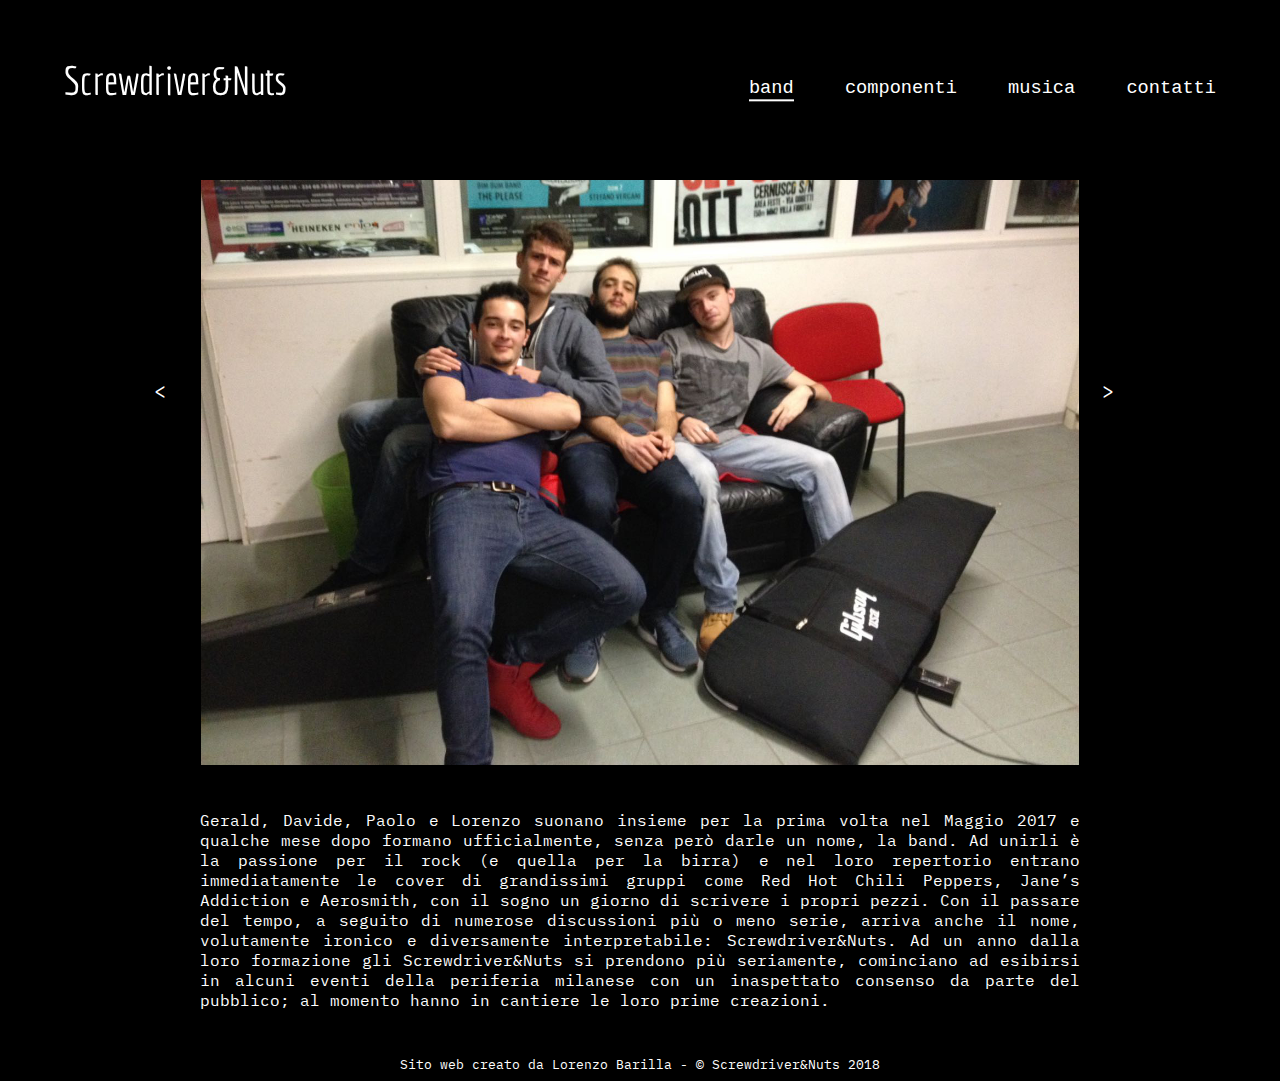
<file: band.html>
<html>
    <head>
        <title>La Band</title>
        <link rel="stylesheet" href="style.css">
        <link href="https://fonts.googleapis.com/css?family=IBM+Plex+Mono|Economica:700" rel="stylesheet"> 
        <script src="jquery.min.js"></script>
        <meta charset="utf-8" />
    </head>
    
    <body>
        <div id="menu">
            <ul>
                <li class="vocemenu"><a href="contatti.html">contatti</a></li>
                <li class="vocemenu"><a href="musica.html">musica</a></li>
                <li class="vocemenu"><a href="componenti.html">componenti</a></li>
                <li class="vocemenu vocemenu-paginacorrente"><a href="band.html">band</a></li>
            </ul>
            <h1 class="titolo"><a href="index.html">Screwdriver&Nuts</a></h1>
        </div>
        
        <div class="paragrafo-band paragrafo-primo">
            <div id="bandgallery">
                <div id="freccia-sx" class="freccia" style="text-align: left;"><p style="user-select: none; pointer-events: none; font-size: 15pt;"><</p></div>
                <div id="freccia-dx" class="freccia" style="text-align: right;"><p style="user-select: none; pointer-events: none; font-size: 15pt;">></p></div>
                <img id="foto1" src="img/band1.jpg" class="img-band">
                <img id="foto2" src="img/band2.jpg" class="img-band galleria0">
                <img id="foto3" src="img/band3.jpg" class="img-band galleria0">
                <img id="foto4" src="img/band4.jpg" class="img-band galleria0">
                <img id="foto5" src="img/band5.jpg" class="img-band galleria0">
            </div>
            
            <script>
                
                stato = 1;
                
                function galleryavanti()  {
                    if (stato == 1) {
                       ($("#foto1").addClass("galleria0"));
                       ($("#foto2").removeClass("galleria0"));
                        stato = 2
                    }
                    else if (stato == 2) {
                       ($("#foto2").addClass("galleria0"));
                       ($("#foto3").removeClass("galleria0"));
                         stato = 3
                    }
                    else if (stato == 3) {
                        ($("#foto3").addClass("galleria0"));
                        ($("#foto4").removeClass("galleria0"));
                         stato = 4
                    }
                    else if (stato == 4) {
                        ($("#foto4").addClass("galleria0"));
                        ($("#foto5").removeClass("galleria0"));
                         stato = 5
                    }
                    else if (stato == 5) {
                        ($("#foto5").addClass("galleria0"));
                        ($("#foto1").removeClass("galleria0"));
                        stato = 1
                    }                              
                }
                
                function galleryindietro()  {
                    if (stato == 1) {
                       ($("#foto1").addClass("galleria0"));
                       ($("#foto5").removeClass("galleria0"));
                         stato = 5
                    }
                    else if (stato == 5) {
                       ($("#foto5").addClass("galleria0"));
                       ($("#foto4").removeClass("galleria0"));
                         stato = 4
                    }
                    else if (stato == 4) {
                        ($("#foto4").addClass("galleria0"));
                        ($("#foto3").removeClass("galleria0"));
                         stato = 3
                    }
                    else if (stato == 3) {
                        ($("#foto3").addClass("galleria0"));
                        ($("#foto2").removeClass("galleria0"));
                         stato = 2
                    }
                    else if (stato == 2) {
                        ($("#foto2").addClass("galleria0"));
                        ($("#foto1").removeClass("galleria0"));
                         stato = 1
                    }       
                }
                
                frecciadx = document.getElementById("freccia-dx");
                frecciasx = document.getElementById("freccia-sx");

                frecciadx.onclick = galleryavanti;
                frecciasx.onclick = galleryindietro;
  
            </script>
            </div>
            
            <p class="paragrafo-band">Gerald, Davide, Paolo e Lorenzo suonano insieme per la prima volta nel Maggio 2017 e qualche mese dopo formano ufficialmente, senza però darle un nome, la band. Ad unirli è la passione per il rock (e quella per la birra) e nel loro repertorio entrano immediatamente le cover di grandissimi gruppi come Red Hot Chili Peppers, Jane’s Addiction e Aerosmith, con il sogno un giorno di scrivere i propri pezzi. Con il passare del tempo, a seguito di numerose discussioni più o meno serie, arriva anche il nome, volutamente ironico e diversamente interpretabile: Screwdriver&Nuts. Ad un anno dalla loro formazione gli Screwdriver&Nuts si prendono più seriamente, cominciano ad esibirsi in alcuni eventi della periferia milanese con un inaspettato consenso da parte del pubblico; al momento hanno in cantiere le loro prime creazioni.
            </p>
        
        
        <footer class="footer">Sito web creato da Lorenzo Barilla - © Screwdriver&Nuts 2018</footer>
    </body>
</html>
</file>
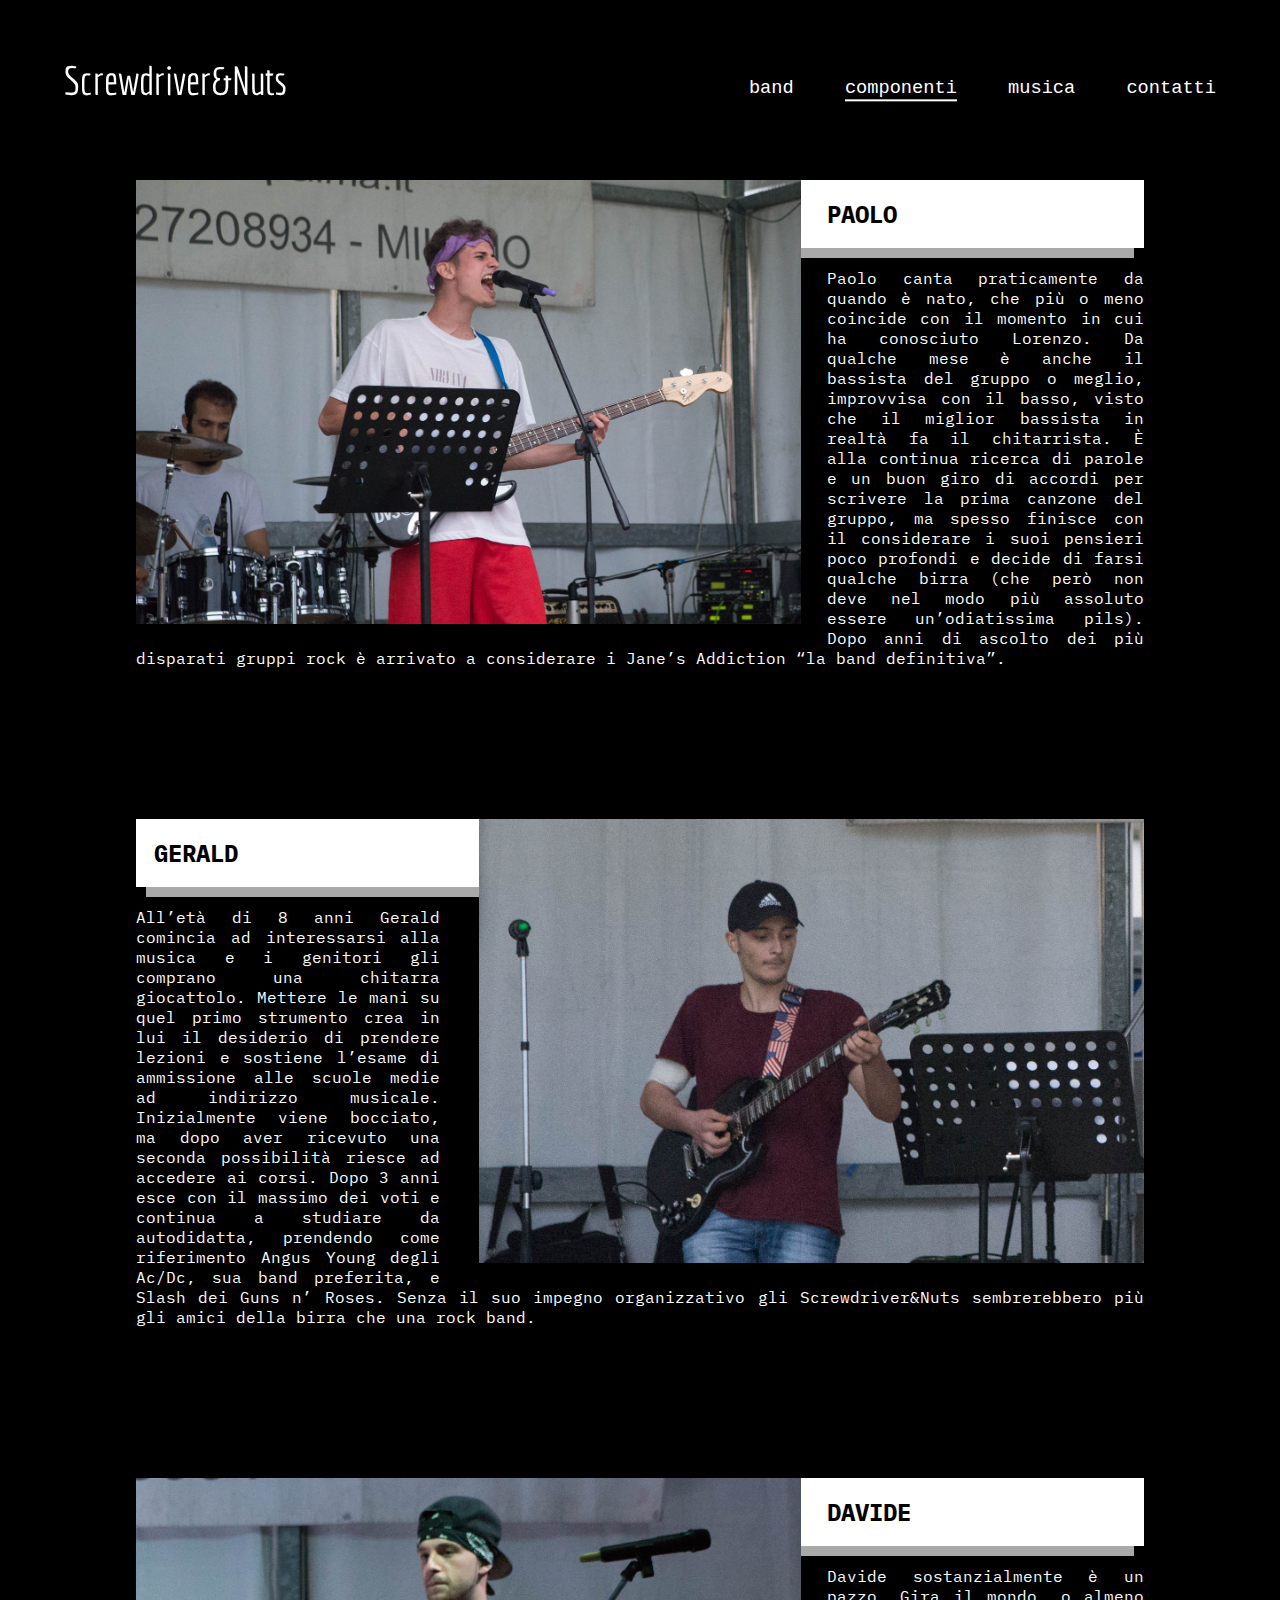
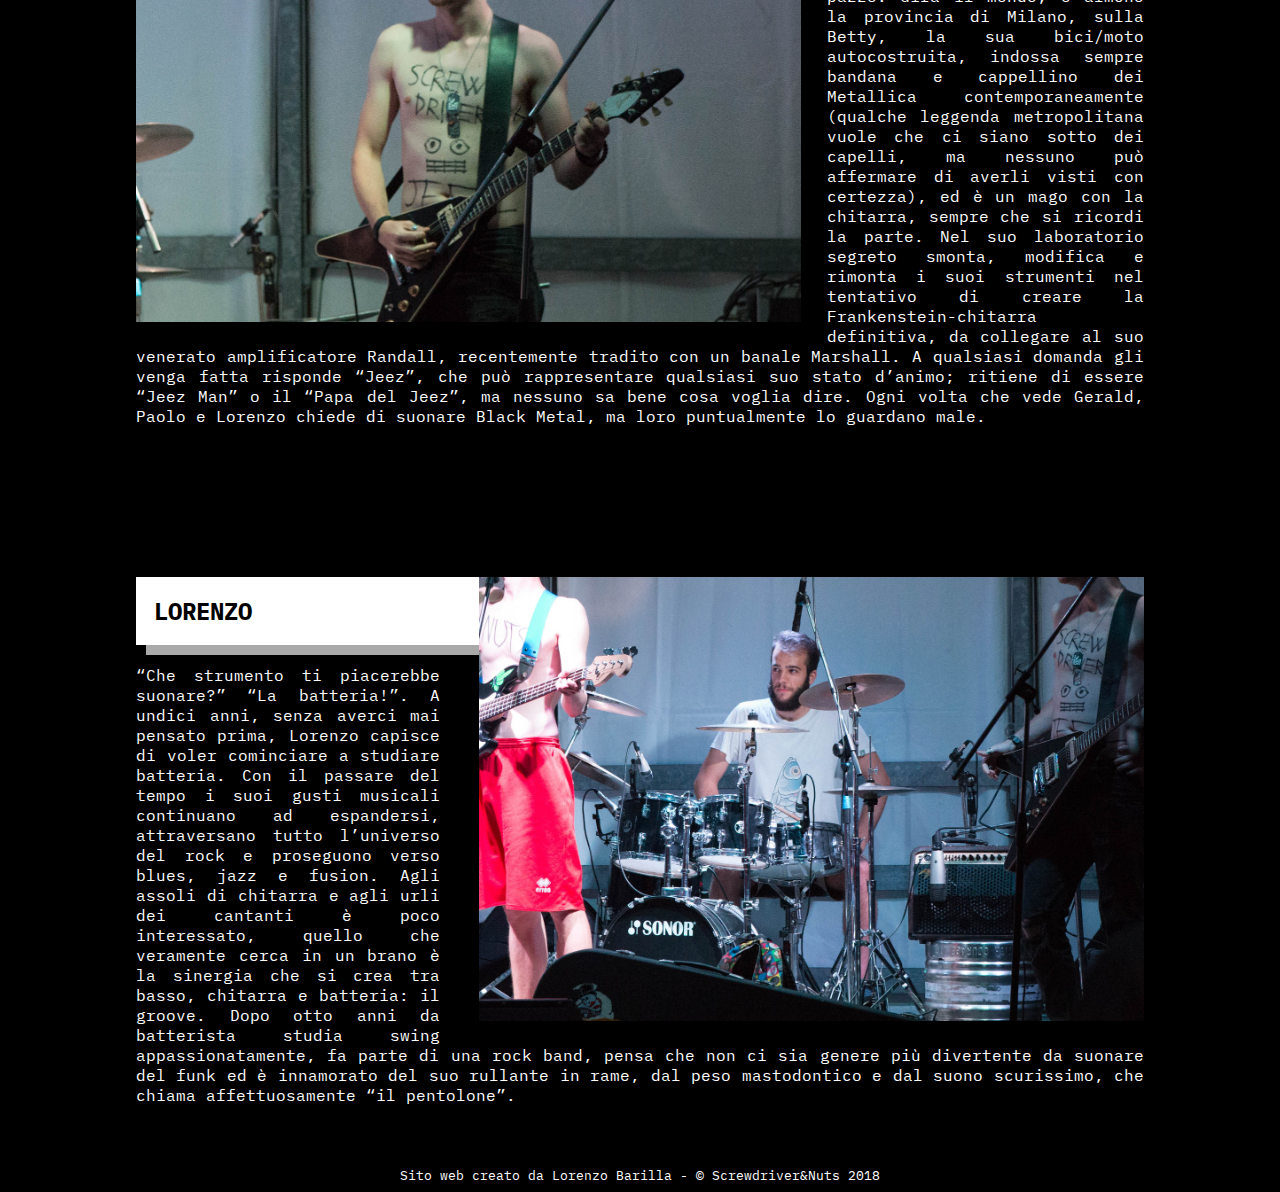
<file: componenti.html>
<html>
    <head>
        <title>I componenti</title>
        <link rel="stylesheet" href="style.css">
        <link href="https://fonts.googleapis.com/css?family=IBM+Plex+Mono|Economica:700" rel="stylesheet"> 
        <script src="jquery.min.js"></script>
        <meta charset="utf-8" />
    </head>
    
    <body>
        <div id="menu">
            <ul>
                <li class="vocemenu"><a href="contatti.html">contatti</a></li>
                <li class="vocemenu"><a href="musica.html">musica</a></li>
                <li class="vocemenu vocemenu-paginacorrente"><a href="componenti.html">componenti</a></li>
                <li class="vocemenu"><a href="band.html">band</a></li>
            </ul>
            <h1 class="titolo"><a href="index.html">Screwdriver&Nuts</a></h1>
        </div>
        
        <div class="paragrafo paragrafo-primo">
            <img src="img/paolo.jpg" class="paragrafo-img-componenti">
            <img class="paragrafo-img"><h2 class="nomecomponente">Paolo</h2><p>Paolo canta praticamente da quando è nato, che più o meno coincide con il momento in cui ha conosciuto Lorenzo. Da qualche mese è anche il bassista del gruppo o meglio, improvvisa con il basso, visto che il miglior bassista in realtà fa il chitarrista. È alla continua ricerca di parole e un buon giro di accordi per scrivere la prima canzone del gruppo, ma spesso finisce con il considerare i suoi pensieri poco profondi e decide di farsi qualche birra (che però non deve nel modo più assoluto essere un’odiatissima pils). Dopo anni di ascolto dei più disparati gruppi rock è arrivato a considerare i Jane’s Addiction “la band definitiva”.
            </p>
        </div>
        
        <div class="paragrafo">
            <img src="img/gerald.jpg" class="paragrafo-img-componenti paragrafo-img-dx">
            <img class="paragrafo-img"><h2 class="nomecomponente nomecomponente2">Gerald</h2><p>All’età di 8 anni Gerald comincia ad interessarsi alla musica e i genitori gli comprano una chitarra giocattolo. Mettere le mani su quel primo strumento crea in lui il desiderio di prendere lezioni e sostiene l’esame di ammissione alle scuole medie ad indirizzo musicale. Inizialmente viene bocciato, ma dopo aver ricevuto una seconda possibilità riesce ad accedere ai corsi. Dopo 3 anni esce con il massimo dei voti e continua a studiare da autodidatta, prendendo come riferimento Angus Young degli Ac/Dc, sua band preferita, e Slash dei Guns n’ Roses. Senza il suo impegno organizzativo gli Screwdriver&Nuts sembrerebbero più gli amici della birra che una rock band. 
            </p>
        </div>
        
        <div class="paragrafo">
            <img src="img/davide.jpg" class="paragrafo-img-componenti">
            <img class="paragrafo-img"><h2 class="nomecomponente">Davide</h2><p>Davide sostanzialmente è un pazzo. Gira il mondo, o almeno la provincia di Milano, sulla Betty, la sua bici/moto autocostruita, indossa sempre bandana e cappellino dei Metallica contemporaneamente (qualche leggenda metropolitana vuole che ci siano sotto dei capelli, ma nessuno può affermare di averli visti con certezza), ed è un mago con la chitarra, sempre che si ricordi la parte. Nel suo laboratorio segreto smonta, modifica e rimonta i suoi strumenti nel tentativo di creare la Frankenstein-chitarra definitiva, da collegare al suo venerato amplificatore Randall, recentemente tradito con un banale Marshall. A qualsiasi domanda gli venga fatta risponde “Jeez”, che può rappresentare qualsiasi suo stato d’animo; ritiene di essere “Jeez Man” o il “Papa del Jeez”, ma nessuno sa bene cosa voglia dire. Ogni volta che vede Gerald, Paolo e Lorenzo chiede di suonare Black Metal, ma loro puntualmente lo guardano male.
            </p>
        </div>
        
        <div class="paragrafo paragrafo-ultimo">
            <img src="img/lorenzo.jpg" class="paragrafo-img-componenti paragrafo-img-dx">
            <img class="paragrafo-img"><h2 class="nomecomponente nomecomponente2">Lorenzo</h2><p>“Che strumento ti piacerebbe suonare?” “La batteria!”. A undici anni, senza averci mai pensato prima, Lorenzo capisce di voler cominciare a studiare batteria. Con il passare del tempo i suoi gusti musicali continuano ad espandersi, attraversano tutto l’universo del rock e proseguono verso blues, jazz e fusion. Agli assoli di chitarra e agli urli dei cantanti è poco interessato, quello che veramente cerca in un brano è la sinergia che si crea tra basso, chitarra e batteria: il groove. Dopo otto anni da batterista studia swing appassionatamente, fa parte di una rock band, pensa che non ci sia genere più divertente da suonare del funk ed è innamorato del suo rullante in rame, dal peso mastodontico e dal suono scurissimo, che chiama affettuosamente “il pentolone”.
            </p>
        </div>

        <footer class="footer">Sito web creato da Lorenzo Barilla - © Screwdriver&Nuts 2018</footer>
    </body>
</html>
</file>
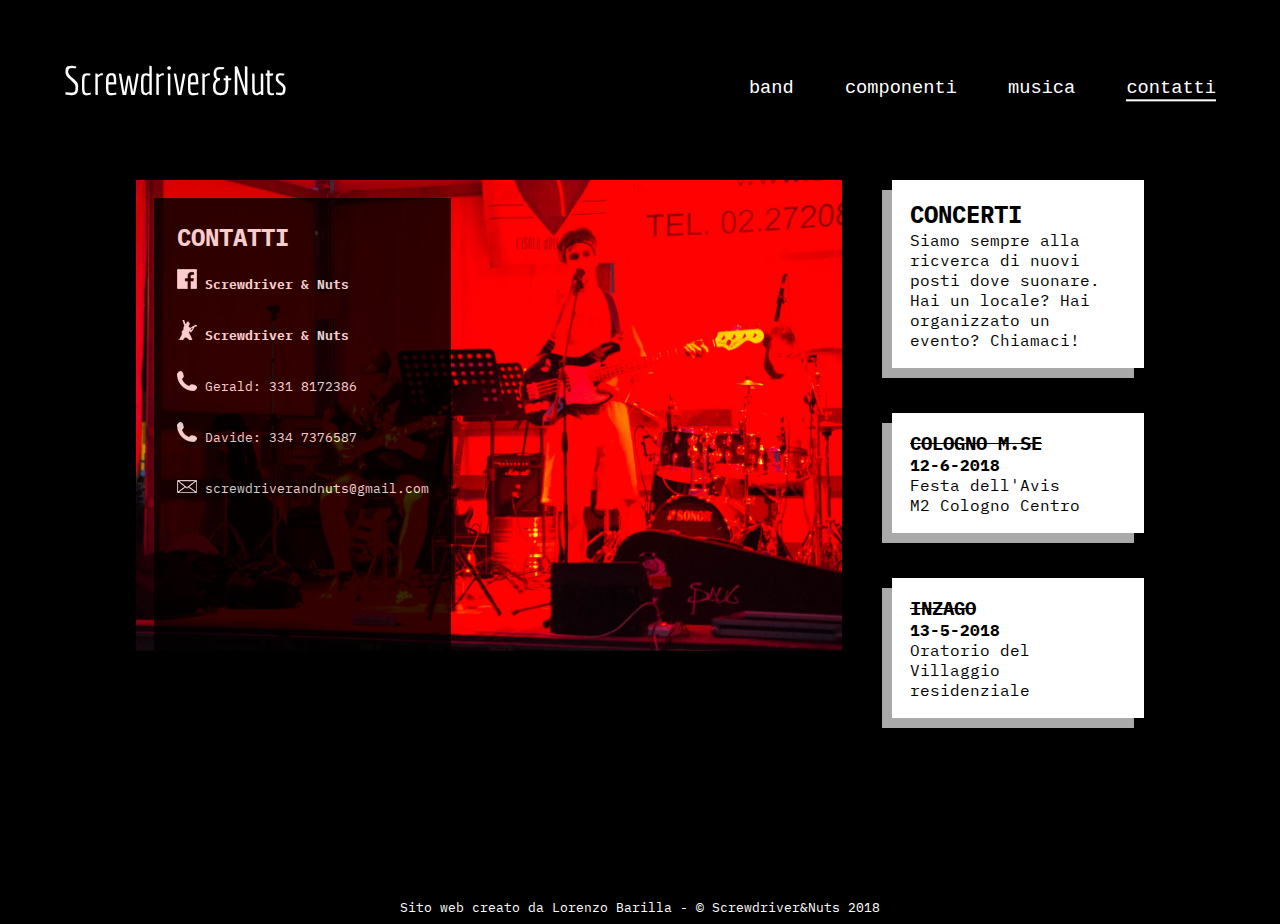
<file: contatti.html>
<html>
    <head>
        <title>Contatti</title>
        <link rel="stylesheet" href="style.css">
        <link href="https://fonts.googleapis.com/css?family=IBM+Plex+Mono|Economica:700" rel="stylesheet"> 
        <script src="jquery.min.js"></script>
        <meta charset="utf-8" />
    </head>
    
    <body>
        <div id="menu">
            <ul>
                <li class="vocemenu vocemenu-paginacorrente"><a href="contatti.html">contatti</a></li>
                <li class="vocemenu"><a href="musica.html">musica</a></li>
                <li class="vocemenu"><a href="componenti.html">componenti</a></li>
                <li class="vocemenu"><a href="band.html">band</a></li>
            </ul>
            <h1 class="titolo"><a href="index.html">Screwdriver&Nuts</a></h1>
        </div>
        
        
        <div class="paragrafo paragrafo-primo paragrafo contatti">
               
            <ul id="elencoconcerti">
                <li class="concerto"><h2 style="margin: 0;">CONCERTI</h2>Siamo sempre alla ricverca di nuovi posti dove suonare. Hai un locale? Hai organizzato un evento? Chiamaci!</li>
                <li class="concerto"><h3 style="margin: 0; text-decoration: line-through;">COLOGNO M.SE</h3><em>12-6-2018</em><br>Festa dell'Avis<br>M2 Cologno Centro</li>
                <li class="concerto"><h3 style="margin: 0; text-decoration: line-through;">INZAGO</h3><em>13-5-2018</em><br>Oratorio del Villaggio residenziale</li>
            </ul>
        
          <div id="boxcontatti">
            <img id="foto1" src="img/contatti.jpg" class="fotocontatti">

            <div id="contatti">
                <h2>CONTATTI</h2>
                <ul style="padding: 0;">
                <li class="fb vocicontatti"><a href="http://www.facebook.com/Scrrewdrivers.and.Nuts/"> Screwdriver & Nuts </a></li>
                <li class="v-m vocicontatti"><a href="http://www.villaggiomusicale.com/band/screwdrivers_and_nuts"> Screwdriver & Nuts </a></li>
                <li class="tel vocicontatti"> Gerald: 331 8172386</li>
                <li class="tel vocicontatti"> Davide: 334 7376587</li>
                <li class="mail vocicontatti"> screwdriverandnuts@gmail.com</li>
                </ul>
            </div>
              
            </div>
        </div>
        
        <footer class="footer" style="margin-top: 0vh;">Sito web creato da Lorenzo Barilla - © Screwdriver&Nuts 2018</footer>
    
    </body>
</html>
</file>
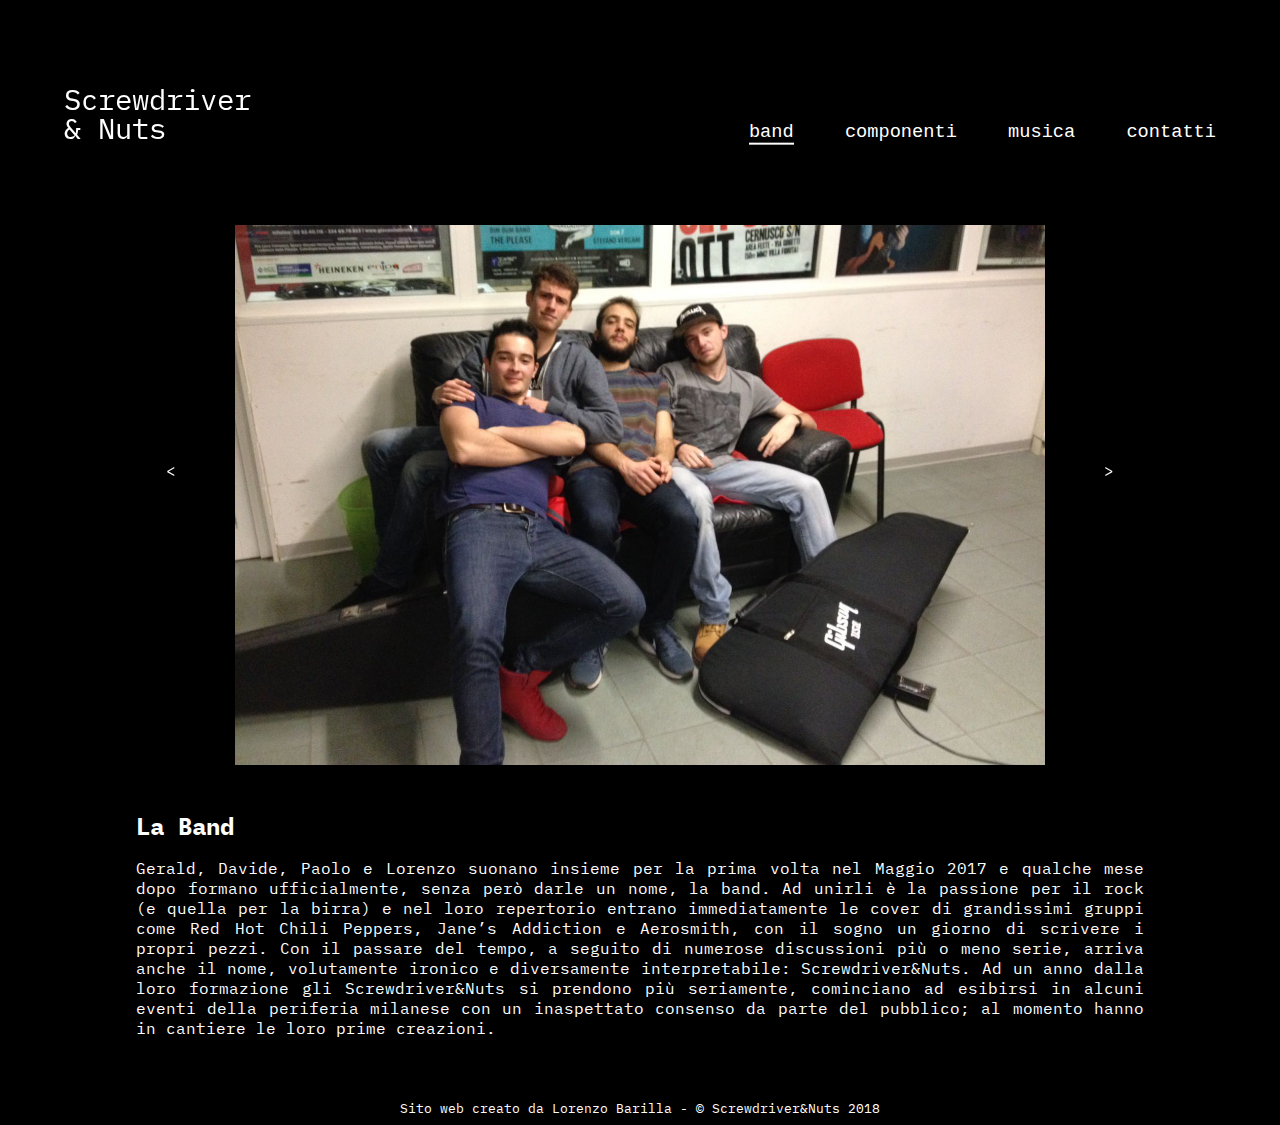
<file: old/band.html>
<html>
    <head>
        <title>La Band</title>
        <link rel="stylesheet" href="style.css">
        <link href="https://fonts.googleapis.com/css?family=IBM+Plex+Mono" rel="stylesheet"> 
        <script src="jquery.min.js"></script>
        <meta charset="utf-8" />
    </head>
    
    <body>
        <div id="menu">
            <ul>
                <li class="vocemenu"><a href="contatti.html">contatti</a></li>
                <li class="vocemenu"><a href="musica.html">musica</a></li>
                <li class="vocemenu"><a href="componenti.html">componenti</a></li>
                <li class="vocemenu vocemenu-paginacorrente"><a href="band.html">band</a></li>
            </ul>
            <h1 class="titolo"><a href="index.html">Screwdriver<br>& Nuts</a></h1>
        </div>
        
        <div class="paragrafo paragrafo-primo paragrafo-ultimo">
            <div id="gallery">
                <div id="freccia-sx" class="freccia" style="text-align: left;"><p style="user-select: none; pointer-events: none;"><</p></div>
                <div id="freccia-dx" class="freccia" style="text-align: right;"><p style="user-select: none; pointer-events: none;">></p></div>
                <img id="foto1" src="img/band1.jpg" class="img-band">
                <img id="foto2" src="img/band2.jpg" class="img-band galleria0">
                <img id="foto3" src="img/band3.jpg" class="img-band galleria0">
                <img id="foto4" src="img/band4.jpg" class="img-band galleria0">
                <img id="foto5" src="img/band5.jpg" class="img-band galleria0">
            </div>
            
            <script>
                
                stato = 1;
                
                function galleryavanti()  {
                    if (stato == 1) {
                       ($("#foto1").addClass("galleria0"));
                       ($("#foto2").removeClass("galleria0"));
                        stato = 2
                    }
                    else if (stato == 2) {
                       ($("#foto2").addClass("galleria0"));
                       ($("#foto3").removeClass("galleria0"));
                         stato = 3
                    }
                    else if (stato == 3) {
                        ($("#foto3").addClass("galleria0"));
                        ($("#foto4").removeClass("galleria0"));
                         stato = 4
                    }
                    else if (stato == 4) {
                        ($("#foto4").addClass("galleria0"));
                        ($("#foto5").removeClass("galleria0"));
                         stato = 5
                    }
                    else if (stato == 5) {
                        ($("#foto5").addClass("galleria0"));
                        ($("#foto1").removeClass("galleria0"));
                        stato = 1
                    }                              
                }
                
                function galleryindietro()  {
                    if (stato == 1) {
                       ($("#foto1").addClass("galleria0"));
                       ($("#foto5").removeClass("galleria0"));
                         stato = 5
                    }
                    else if (stato == 5) {
                       ($("#foto5").addClass("galleria0"));
                       ($("#foto4").removeClass("galleria0"));
                         stato = 4
                    }
                    else if (stato == 4) {
                        ($("#foto4").addClass("galleria0"));
                        ($("#foto3").removeClass("galleria0"));
                         stato = 3
                    }
                    else if (stato == 3) {
                        ($("#foto3").addClass("galleria0"));
                        ($("#foto2").removeClass("galleria0"));
                         stato = 2
                    }
                    else if (stato == 2) {
                        ($("#foto2").addClass("galleria0"));
                        ($("#foto1").removeClass("galleria0"));
                         stato = 1
                    }       
                }
                
                frecciadx = document.getElementById("freccia-dx");
                frecciasx = document.getElementById("freccia-sx");

                frecciadx.onclick = galleryavanti;
                frecciasx.onclick = galleryindietro;
  
            </script>
            
            <h2 style="margin-top: 5vh;">La Band</h2><p>Gerald, Davide, Paolo e Lorenzo suonano insieme per la prima volta nel Maggio 2017 e qualche mese dopo formano ufficialmente, senza però darle un nome, la band. Ad unirli è la passione per il rock (e quella per la birra) e nel loro repertorio entrano immediatamente le cover di grandissimi gruppi come Red Hot Chili Peppers, Jane’s Addiction e Aerosmith, con il sogno un giorno di scrivere i propri pezzi. Con il passare del tempo, a seguito di numerose discussioni più o meno serie, arriva anche il nome, volutamente ironico e diversamente interpretabile: Screwdriver&Nuts. Ad un anno dalla loro formazione gli Screwdriver&Nuts si prendono più seriamente, cominciano ad esibirsi in alcuni eventi della periferia milanese con un inaspettato consenso da parte del pubblico; al momento hanno in cantiere le loro prime creazioni.
            </p>
        </div>
        
        <footer class="footer">Sito web creato da Lorenzo Barilla - © Screwdriver&Nuts 2018</footer>
    </body>
</html>
</file>
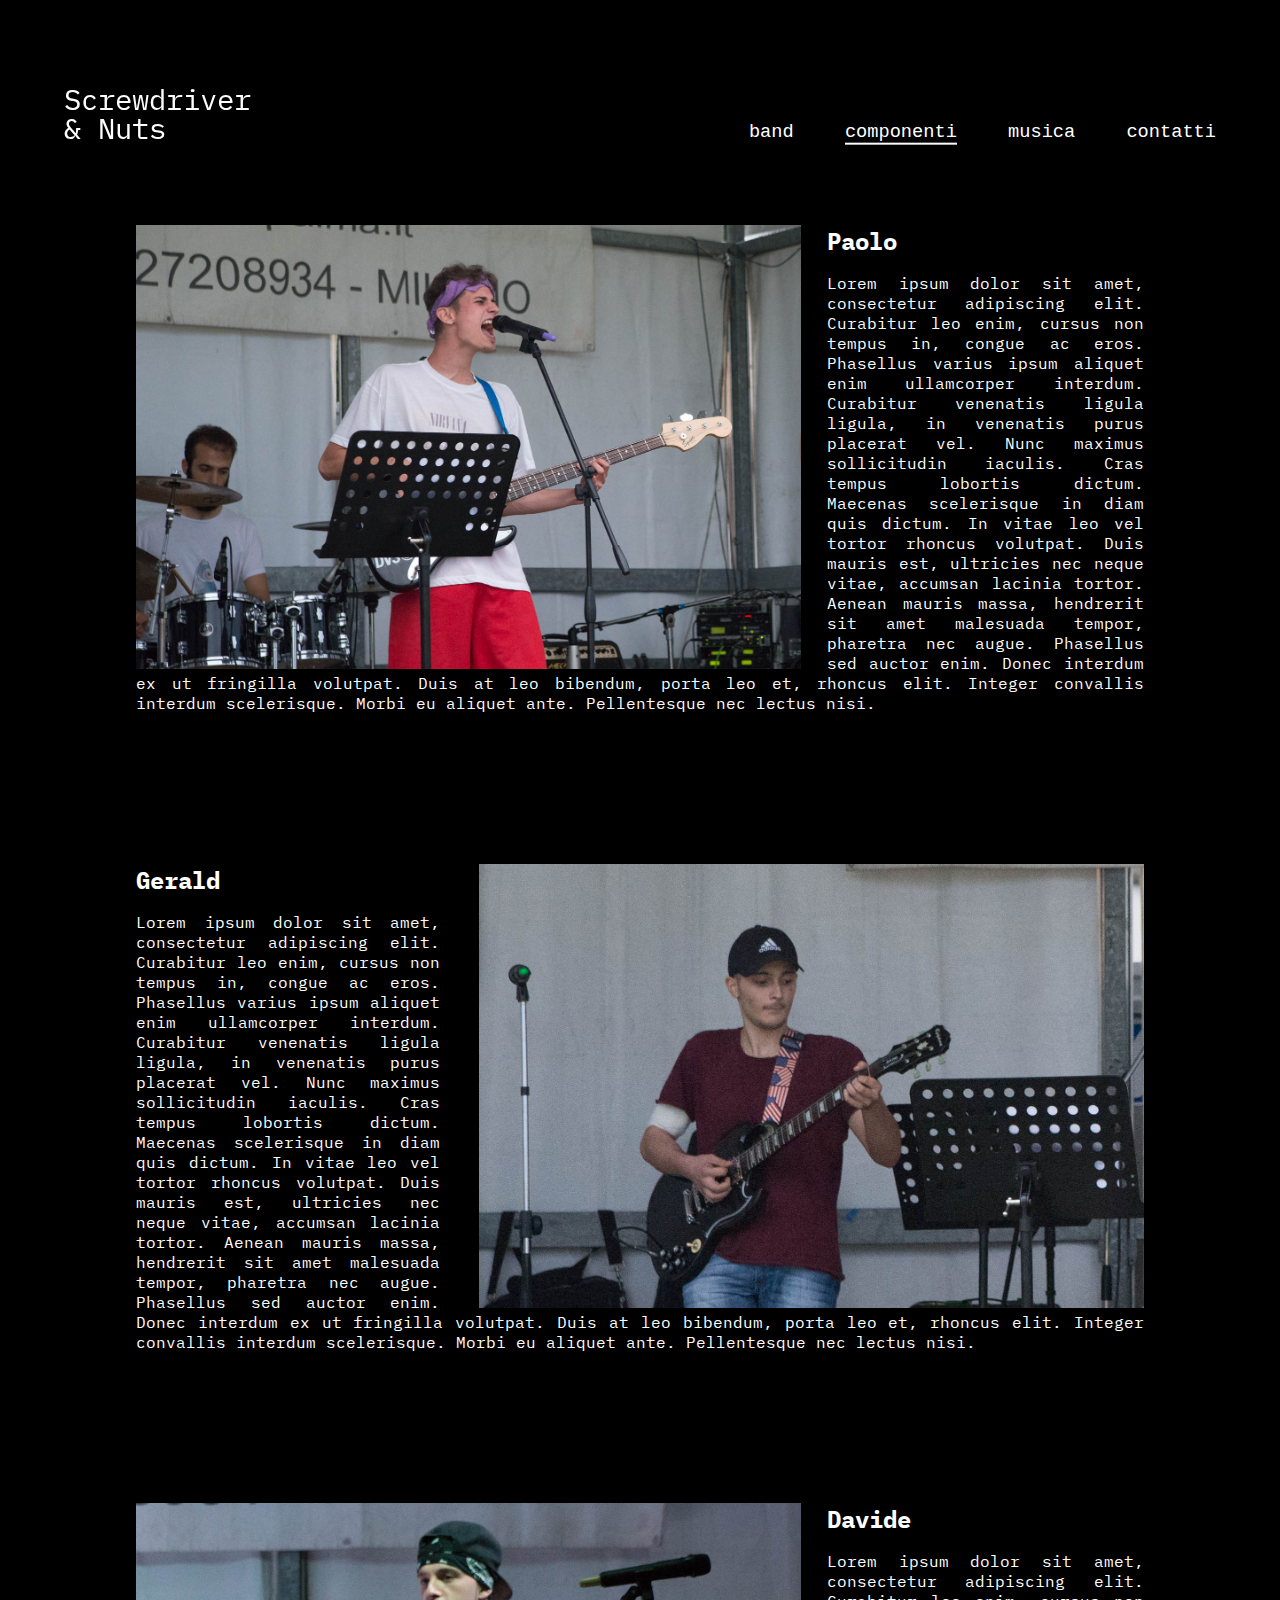
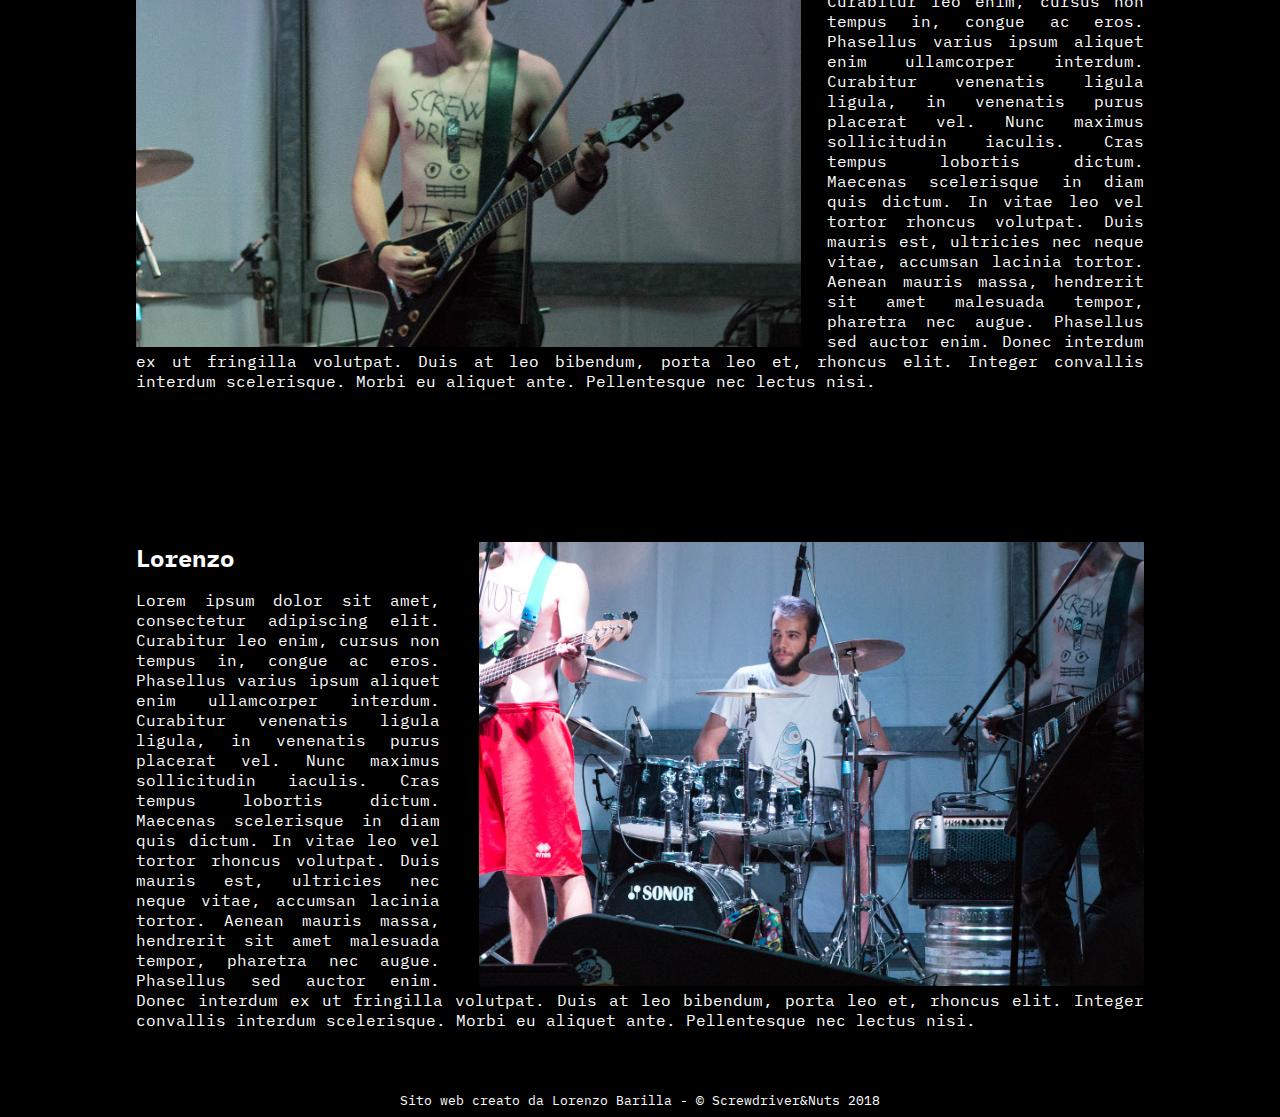
<file: old/componenti.html>
<html>
    <head>
        <title>I componenti</title>
        <link rel="stylesheet" href="style.css">
        <link href="https://fonts.googleapis.com/css?family=IBM+Plex+Mono" rel="stylesheet"> 
        <script src="jquery.min.js"></script>
        <meta charset="utf-8" />
    </head>
    
    <body>
        <div id="menu">
            <ul>
                <li class="vocemenu"><a href="contatti.html">contatti</a></li>
                <li class="vocemenu"><a href="musica.html">musica</a></li>
                <li class="vocemenu vocemenu-paginacorrente"><a href="componenti.html">componenti</a></li>
                <li class="vocemenu"><a href="band.html">band</a></li>
            </ul>
            <h1 class="titolo"><a href="index.html">Screwdriver<br>& Nuts</a></h1>
        </div>
        
        <div class="paragrafo paragrafo-primo">
            <img src="img/paolo.jpg" class="paragrafo-img-componenti">
            <img class="paragrafo-img"><h2>Paolo</h2><p>Lorem ipsum dolor sit amet, consectetur adipiscing elit. Curabitur leo enim, cursus non tempus in, congue ac eros. Phasellus varius ipsum aliquet enim ullamcorper interdum. Curabitur venenatis ligula ligula, in venenatis purus placerat vel. Nunc maximus sollicitudin iaculis. Cras tempus lobortis dictum. Maecenas scelerisque in diam quis dictum. In vitae leo vel tortor rhoncus volutpat. Duis mauris est, ultricies nec neque vitae, accumsan lacinia tortor. Aenean mauris massa, hendrerit sit amet malesuada tempor, pharetra nec augue. Phasellus sed auctor enim. Donec interdum ex ut fringilla volutpat. Duis at leo bibendum, porta leo et, rhoncus elit. Integer convallis interdum scelerisque. Morbi eu aliquet ante. Pellentesque nec lectus nisi.
            </p>
        </div>
        
        <div class="paragrafo">
            <img src="img/gerald.jpg" class="paragrafo-img-componenti paragrafo-img-dx">
            <img class="paragrafo-img"><h2>Gerald</h2><p>Lorem ipsum dolor sit amet, consectetur adipiscing elit. Curabitur leo enim, cursus non tempus in, congue ac eros. Phasellus varius ipsum aliquet enim ullamcorper interdum. Curabitur venenatis ligula ligula, in venenatis purus placerat vel. Nunc maximus sollicitudin iaculis. Cras tempus lobortis dictum. Maecenas scelerisque in diam quis dictum. In vitae leo vel tortor rhoncus volutpat. Duis mauris est, ultricies nec neque vitae, accumsan lacinia tortor. Aenean mauris massa, hendrerit sit amet malesuada tempor, pharetra nec augue. Phasellus sed auctor enim. Donec interdum ex ut fringilla volutpat. Duis at leo bibendum, porta leo et, rhoncus elit. Integer convallis interdum scelerisque. Morbi eu aliquet ante. Pellentesque nec lectus nisi.
            </p>
        </div>
        
        <div class="paragrafo">
            <img src="img/davide.jpg" class="paragrafo-img-componenti">
            <img class="paragrafo-img"><h2>Davide</h2><p>Lorem ipsum dolor sit amet, consectetur adipiscing elit. Curabitur leo enim, cursus non tempus in, congue ac eros. Phasellus varius ipsum aliquet enim ullamcorper interdum. Curabitur venenatis ligula ligula, in venenatis purus placerat vel. Nunc maximus sollicitudin iaculis. Cras tempus lobortis dictum. Maecenas scelerisque in diam quis dictum. In vitae leo vel tortor rhoncus volutpat. Duis mauris est, ultricies nec neque vitae, accumsan lacinia tortor. Aenean mauris massa, hendrerit sit amet malesuada tempor, pharetra nec augue. Phasellus sed auctor enim. Donec interdum ex ut fringilla volutpat. Duis at leo bibendum, porta leo et, rhoncus elit. Integer convallis interdum scelerisque. Morbi eu aliquet ante. Pellentesque nec lectus nisi.
            </p>
        </div>
        
        <div class="paragrafo paragrafo-ultimo">
            <img src="img/lorenzo.jpg" class="paragrafo-img-componenti paragrafo-img-dx">
            <img class="paragrafo-img"><h2>Lorenzo</h2><p>Lorem ipsum dolor sit amet, consectetur adipiscing elit. Curabitur leo enim, cursus non tempus in, congue ac eros. Phasellus varius ipsum aliquet enim ullamcorper interdum. Curabitur venenatis ligula ligula, in venenatis purus placerat vel. Nunc maximus sollicitudin iaculis. Cras tempus lobortis dictum. Maecenas scelerisque in diam quis dictum. In vitae leo vel tortor rhoncus volutpat. Duis mauris est, ultricies nec neque vitae, accumsan lacinia tortor. Aenean mauris massa, hendrerit sit amet malesuada tempor, pharetra nec augue. Phasellus sed auctor enim. Donec interdum ex ut fringilla volutpat. Duis at leo bibendum, porta leo et, rhoncus elit. Integer convallis interdum scelerisque. Morbi eu aliquet ante. Pellentesque nec lectus nisi.
            </p>
        </div>

        <footer class="footer">Sito web creato da Lorenzo Barilla - © Screwdriver&Nuts 2018</footer>
    </body>
</html>
</file>
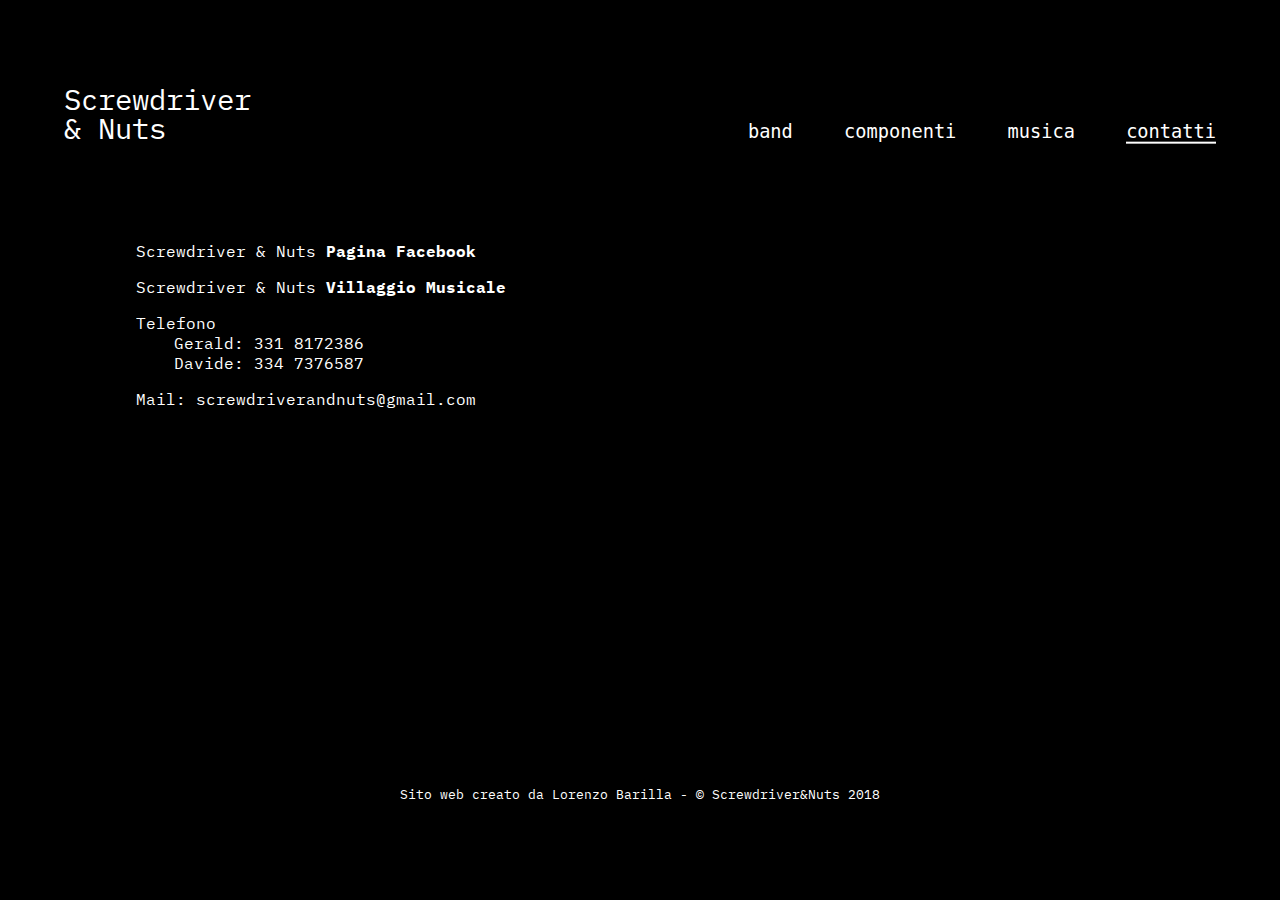
<file: old/contatti.html>
<html>
    <head>
        <title>Contatti</title>
        <link rel="stylesheet" href="style.css">
        <link href="https://fonts.googleapis.com/css?family=IBM+Plex+Mono" rel="stylesheet"> 
        <script src="jquery.min.js"></script>
        <meta charset="utf-8" />
    </head>
    
    <body>
        <div id="menu">
            <ul>
                <li class="vocemenu vocemenu-paginacorrente"><a href="contatti.html">contatti</a></li>
                <li class="vocemenu"><a href="musica.html">musica</a></li>
                <li class="vocemenu"><a href="componenti.html">componenti</a></li>
                <li class="vocemenu"><a href="band.html">band</a></li>
            </ul>
            <h1 class="titolo"><a href="index.html">Screwdriver<br>& Nuts</a></h1>
        </div>
        
        
        <div class="paragrafo paragrafo-primo paragrafo contatti">
            <p >Screwdriver & Nuts <a href="http://www.facebook.com/Scrrewdrivers.and.Nuts/">Pagina Facebook</a></p>
            <p>Screwdriver & Nuts <a href="http://www.villaggiomusicale.com/band/screwdrivers_and_nuts">Villaggio Musicale</a></p>
        
            <ul style="padding-left: 0;">Telefono 
                <li style="padding-left: 3vw;">Gerald: 331 8172386</li>
                <li style="padding-left: 3vw;">Davide: 334 7376587</li>
            </ul>
        
            <p>Mail: screwdriverandnuts@gmail.com</p>
        </div>
        
        <footer class="footer" style="margin-top: 40vh;">Sito web creato da Lorenzo Barilla - © Screwdriver&Nuts 2018</footer>
    
    </body>
</html>
</file>
<file: style.css>
html {
    background-color: black;
    color: white;
    overflow-y: scroll;
    font-family: 'IBM Plex Mono', monospace; /* tag html link a google font <link href="https://fonts.googleapis.com/css?family=IBM+Plex+Mono" rel="stylesheet"> */
}

h1 {
    font-size: 22pt;
    line-height: 22pt;
    text-align: left;
    font-weight: normal;
    margin: 0;
}

h2 {
    margin: 0;
    padding: 0;
}

em {
    font-size-adjust: 18pt;
    text-transform: uppercase;
    font-style: normal;
    font-weight: bold;
}

p {
/*  font-size: 2vh;
    line-height: 2.6vh; valori in percentuale, nel caso servissero */ 
    font-size: 12pt;
    line-height: 15pt;
}

/*
a:link {
    color: white;
    text-decoration: none;
}
    
a:hover {
    color: red;
    text-decoration: none;
}
    
a:active {
    color: red;
    text-decoration: none;
}
    
a:visited {
    color: white;
    text-decoration: none;
}
*/

#menu {
    width: 100%;
    height: 14vh;
    z-index: 2;
    position: fixed;
    top: 0;
    left: 0;
    background-color: black;
}

.centro {
    position: absolute;
    left: 50%;
    transform: translateX(-50%);
}

#menu-home {
    width: 80%;
    margin-top: 80vh;
    position: relative;
    margin-left: auto;
    margin-right: auto;
    text-align: center;
}

.menu-home {
    display: inline-table;
    animation-name: comparsa;
    animation-duration: 2s;
    animation-timing-function: ease-in;
    animation-iteration-count: 1;
}

.vocemenu-home {
    display: inline;
    font-size: 14pt;
    line-height: 14pt;
    text-align: center;
    margin-left: 5vw;
    margin-right: 5vw;
}

.vocemenu-home a:link, a:visited, a:active, a:hover {
    text-decoration: none;
}

.vocemenu-home a:link, a:visited {
    color: white;
}

.vocemenu-home a:hover, a:active {
    font-weight: bold;
    border: 0;
}

.titolo-home {
    font-family: Economica;
    text-align: center; 
    font-size: 48pt; 
    line-height: 48pt; 
    top: 40%; 
    left: 50%; 
    position: absolute; 
    transform: translate(-50%, -50%);
    animation-name: comparsa;
    animation-duration: 1s;
    animation-iteration-count: 1;
    animation-fill-mode: forwards;
    opacity: 0;
}

@keyframes comparsa {
    0% {opacity: 0;}
    100% {opacity: 100;}
}

.titolo {
    position: fixed;
    margin-top: 10vh;
    margin-left: 5vw;
    transform: translateY(-30pt);
    z-index: 1;
    font-family: Economica;
    font-size: 30pt;
}

.titolo a:link, a:hover, a:active, a:visited {
    color: white;
    text-decoration: none;
    border: 0;
}

.titolo a:active {
    color: white;
}

.vocemenu {
    list-style-type: none;
    margin-top: 10vh;
    right: 5vw;
    position: relative;
    display: inline-block;
    float: right;
    padding-left: 4vw;
    font-family: monospace;
    font-size: 14pt;
    line-height: 14pt;
    text-align: right;
    transform: translateY(-20pt);
}

.vocemenu a:link, a:visited {
    color: white;
    text-decoration: none;
    border: 0;
}

.vocemenu a:hover, a:active {
    text-decoration: none;   
    color: white;
    font-weight: bolder;
    border: 0;
}

.vocemenu-paginacorrente a:link, a:visited {
    border: 0px;
    border-bottom: 2px;
    border-style: solid;
    border-bottom-color: white;    
}

.vocemenu-paginacorrente a:hover, a:active {
    border: 0;
    border-bottom: 2px;
    border-style: solid;
    border-bottom-color: white;  
}

.paragrafo {
    margin-left: 10vw;
    margin-right: 10vw;
    margin-top: 10vh;
    margin-bottom: 15vh;
    text-align: justify;
    overflow: auto; /* il paragrafo dipende dalla dimensione dell'immagine */
}

.paragrafo-band {
    margin-top: 5vh;
    margin-bottom: 5vh;
    margin-left: 15vw;
    margin-right: 15vw;   
    text-align: justify;
}

.paragrafo-primo {
    margin-top: 20vh;
}

.paragrafo-ultimo {
    margin-bottom: 5vh;
}

.paragrafo-img-componenti {
    max-width: 66%;
    height: auto;
    float: left; 
    background-repeat: no-repeat;
    background-size: 100%;
    max-height: 65vh;
    padding-right: 2vw;
    margin-bottom: 12pt;
}

.paragrafo-img-dx {
    float: right; 
    padding-right: 0;
    padding-left: 3vw;
} /* valutare se non fare tutto a sx, forse meglio mettere testo a badiera sx e foto a dx */

.nomecomponente {
    background-color: white;
    color: black;
    padding: 2vh;
    text-align: left;
    box-shadow: -10px 10px darkgrey;
    text-transform: uppercase;
    margin-bottom: 15pt;
}

.nomecomponente2 {
    box-shadow: 10px 10px darkgrey;
}

#bandgallery {
    width: 100%;
    max-height: 65vh;
    overflow-x: hidden;
}

.img-band {
    display: block;
    max-height: 65vh;
    max-width: 100%;
    margin-left: auto;
    margin-right: auto;
    user-select: none;
}


.freccia {
    width: 5vh;
    height: 5vh;
    top: 33vh;
    position: absolute;
    color: white;
    z-index: 1;
    padding: 5vw;
}

#freccia-sx {
    left: 12vw;
    padding-left: 0;
}

#freccia-dx {
    right: 13vw;
    padding-right: 0;
}

.musica-titoli {
    text-align: center;
    margin-bottom: 2vh;
}

.footer {
    text-align: center;
    font-size: 10pt;
}

.contatti a:link, a:visited {
    color: white;
    font-weight: bold;
    list-style: none;
    text-decoration: none;
}

.contatti a:hover, a:active {
    color: red;
}

ul {
    list-style: none;
}

#elencovideo {
    left: 80%;
    width: 20%;
    float: right;
    margin-top: 0;
    margin-left: 0;
    margin-bottom: 5vh;
    background-color: white;
    color: black;
    padding: 2vh;
    text-align: left;
    box-shadow: -10px 10px darkgrey;
}

.elencovideo-voci {
    margin-bottom: 12pt;
    border: solid white 5px;
}

.elencovideo-voci:hover {
    background-color: lightgray;
}

.elenco-riproduzione {
    color: black;
    box-shadow: -5px 0px grey;
}

.boxvideo {
    background-color: rgb(15, 15, 15);    
    width: 75%;
    height: auto;
    max-height: 65vh;
    left: 0;
    margin: 0;
}

.audiotovideo {
    width: 75%;
    height: 100%;
    position: relative; 
    margin: auto; 
    color: white; 
    font-family: Economica; 
    font-size: 36pt;
    text-align: center;
    content: "Mountain Song";
}

.galleria0 {
    width: 0%;
    height: 0%;
    left: -100000px;
    position: absolute;
}

#boxcontatti {
    max-width: 70%;
    margin-right: 5%;
    float: left;
}

#contatti {
    background-color: black;
    opacity: 0.8;
    top: 22%;
    position: absolute;
    margin-left: 2vh;
    height: 50%;
    padding: 2.5vh;
}

.fotocontatti {
    max-height: 100%;
    max-width: 100%;
    margin-left: auto;
    margin-right: auto;
    user-select: none;
}

#elencoconcerti {
    max-width: 25%;
    padding-left: -20px;
    float: right;
    padding: 0;
    margin: 0;
}

.concerto {
    max-width: 100%;
    background-color: white;
    color: black;
    margin-left: 0;
    padding: 2vh;
    margin-bottom: 5vh;
    text-align: left;
    box-shadow: -10px 10px darkgrey;
    overflow-x: hidden;
}

.vocicontatti {
    margin-bottom: 3vh;
    margin-left: 0;
    padding: 0;
    font-size: 10pt;
}

.fb::before {
    content: url(img/fb.png);
}

.v-m::before {
    content: url(img/v-m.png);
}

.tel::before {
    content: url(img/tel.png);
}

.mail::before {
    content: url(img/mail.png);
}
</file>
<file: old/style.css>
html {
    background-color: black;
    color: white;
    overflow-y: scroll;
    font-family: 'IBM Plex Mono', monospace; /* tag html link a google font <link href="https://fonts.googleapis.com/css?family=IBM+Plex+Mono" rel="stylesheet"> */
}

h1 {
    font-size: 22pt;
    line-height: 22pt;
    text-align: left;
    font-weight: normal;
    margin: 0;
}

h2 {
    margin: 0;
    padding: 0;
}

em {
    font-size-adjust: 18pt;
    text-transform: uppercase;
    font-style: normal;
    font-weight: bold;
}

p {
/*  font-size: 2vh;
    line-height: 2.6vh; valori in percentuale, nel caso servissero */ 
    font-size: 12pt;
    line-height: 15pt;
}

/*
a:link {
    color: white;
    text-decoration: none;
}
    
a:hover {
    color: red;
    text-decoration: none;
}
    
a:active {
    color: red;
    text-decoration: none;
}
    
a:visited {
    color: white;
    text-decoration: none;
}
*/

#menu {
    width: 100%;
    height: 18vh;
    z-index: 1;
    position: fixed;
    top: 0;
    left: 0;
    background-color: black;
}

.centro {
    position: absolute;
    left: 50%;
    transform: translateX(-50%);
}

#menu-home {
    width: 80%;
    margin-top: 80vh;
    position: relative;
    margin-left: auto;
    margin-right: auto;
    text-align: center;
}

.menu-home {
    display: inline-table;
    animation-name: comparsa;
    animation-duration: 2s;
    animation-timing-function: ease-in;
    animation-iteration-count: 1;
}

.vocemenu-home {
    display: inline;
    font-size: 14pt;
    line-height: 14pt;
    text-align: center;
    margin-left: 5vw;
    margin-right: 5vw;
}

.vocemenu-home a:link, a:visited, a:active, a:hover {
    text-decoration: none;
}

.vocemenu-home a:hover, a:active {
    font-weight: bold;
    border: 0;
}

.titolo-home {
    text-align: center; 
    font-size: 36pt; 
    line-height: 40pt; 
    top: 40%; 
    left: 50%; 
    position: absolute; 
    transform: translate(-50%, -50%);
    animation-name: comparsa;
    animation-duration: 1s;
    animation-iteration-count: 1;
}

@keyframes comparsa {
    0% {opacity: 0;}
    100% {opacity: 100;}
}

.titolo {
    position: fixed;
    top: 0px;
    margin-top: 16vh;
    margin-left: 5vw;
    transform: translateY(-44pt);
    z-index: 1;
}

.titolo a:link, a:hover, a:active, a:visited {
    color: white;
    text-decoration: none;
    border: 0;
}

.titolo a:active {
    color: white;
}

.vocemenu {
    list-style-type: none;
    top: 16vh;
    right: 5vw;
    position: relative;
    display: inline-block;
    float: right;
    padding-left: 4vw;
    font-family: monospace;
    font-size: 14pt;
    line-height: 14pt;
    text-align: right;
    transform: translateY(-28pt);
}

.vocemenu a:link, a:visited {
    color: white;
    text-decoration: none;
}

.vocemenu a:hover, a:active {
    color: red;
    text-decoration: none;    
}

.vocemenu-paginacorrente a:link, a:visited {
    border: 0px;
    border-bottom: 2px;
    border-style: solid;
    border-bottom-color: white;    
}

.vocemenu-paginacorrente a:hover, a:active {
    border: 0;
    border-bottom: 2px;
    border-style: solid;
    border-bottom-color: red;  
}

.paragrafo {
    margin-left: 10vw;
    margin-right: 10vw;
    margin-top: 10vh;
    margin-bottom: 15vh;
    text-align: justify;
    overflow: auto; /* il paragrafo dipende dalla dimensione dell'immagine */
}
.paragrafo-primo {
    margin-top: 25vh;
}

.paragrafo-ultimo {
    margin-bottom: 5vh;
}

.paragrafo-img-componenti {
    max-width: 66%;
    height: auto;
    float: left; 
    background-repeat: no-repeat;
    background-size: 100%;
    max-height: 65vh;
    padding-right: 2vw;
}

.paragrafo-img-dx {
    float: right; 
    padding-right: 0;
    padding-left: 3vw;
} /* valutare se non fare tutto a sx, forse meglio mettere testo a badiera sx e foto a dx */

.img-band {
    display: block;
    height: 60vh;
    width: auto;
    margin-left: auto;
    margin-right: auto;
    user-select: none;
}

.galleria0 {
    width: 0%;
    height: 0%;
}

.freccia {
    width: 5vh;
    height: 5vh;
    top: 38vh;
    position: absolute;
    color: white;
    z-index: 1;
    padding: 8vw;
}

#freccia-sx {
    left: 5vw;
}

#freccia-dx {
    right: 5vw;
}

.video {
    max-width: 80vw;
    max-height: 65vh;
    margin-left: auto;
    margin-right: auto;
    display: block;
    margin-bottom: 15vh;
}

.video-ultimo {
    margin-bottom: 5vh;
}

.musica-titoli {
    text-align: center;
    margin-bottom: 2vh;
}

.footer {
    text-align: center;
    font-size: 10pt;
}

.contatti a:link, a:visited {
    color: white;
    font-weight: bold;
    list-style: none;
    text-decoration: none;
}

.contatti a:hover, a:active {
    color: red;
}

ul {
    list-style: none;
}
</file>
